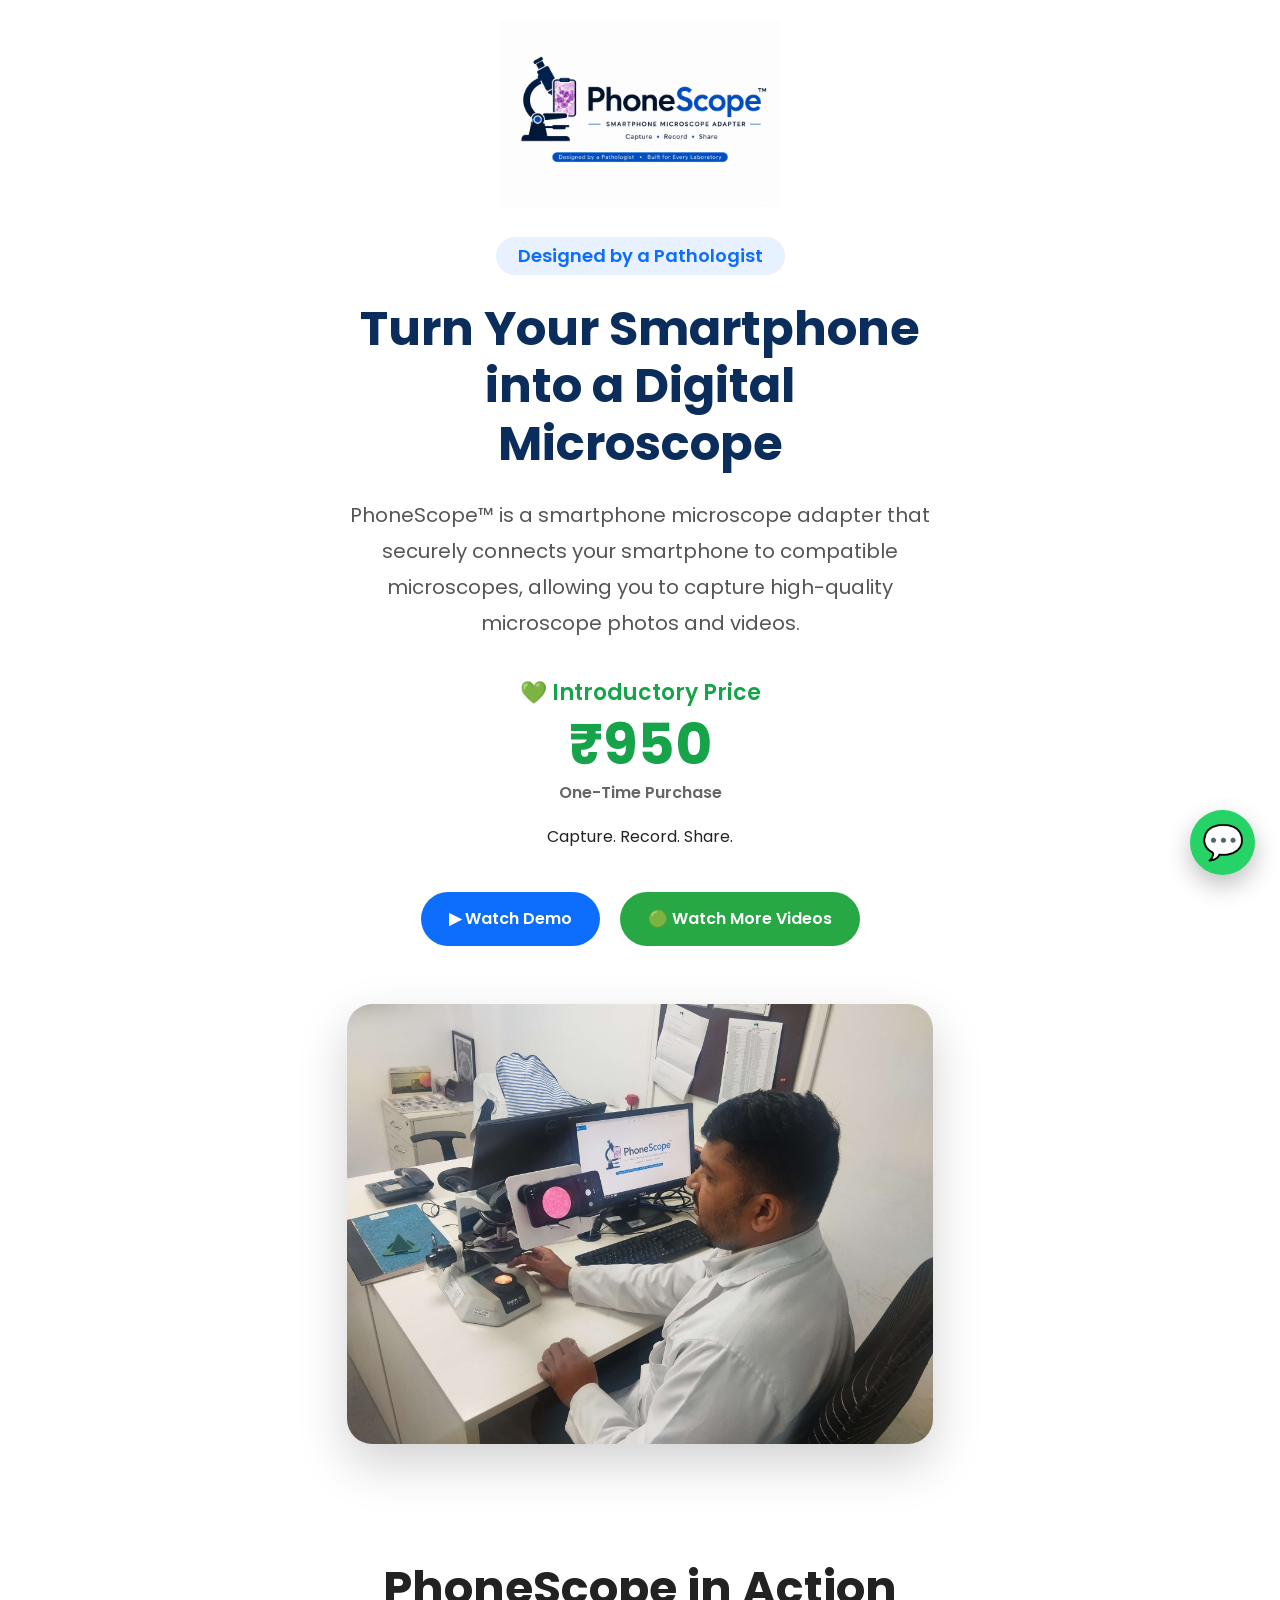
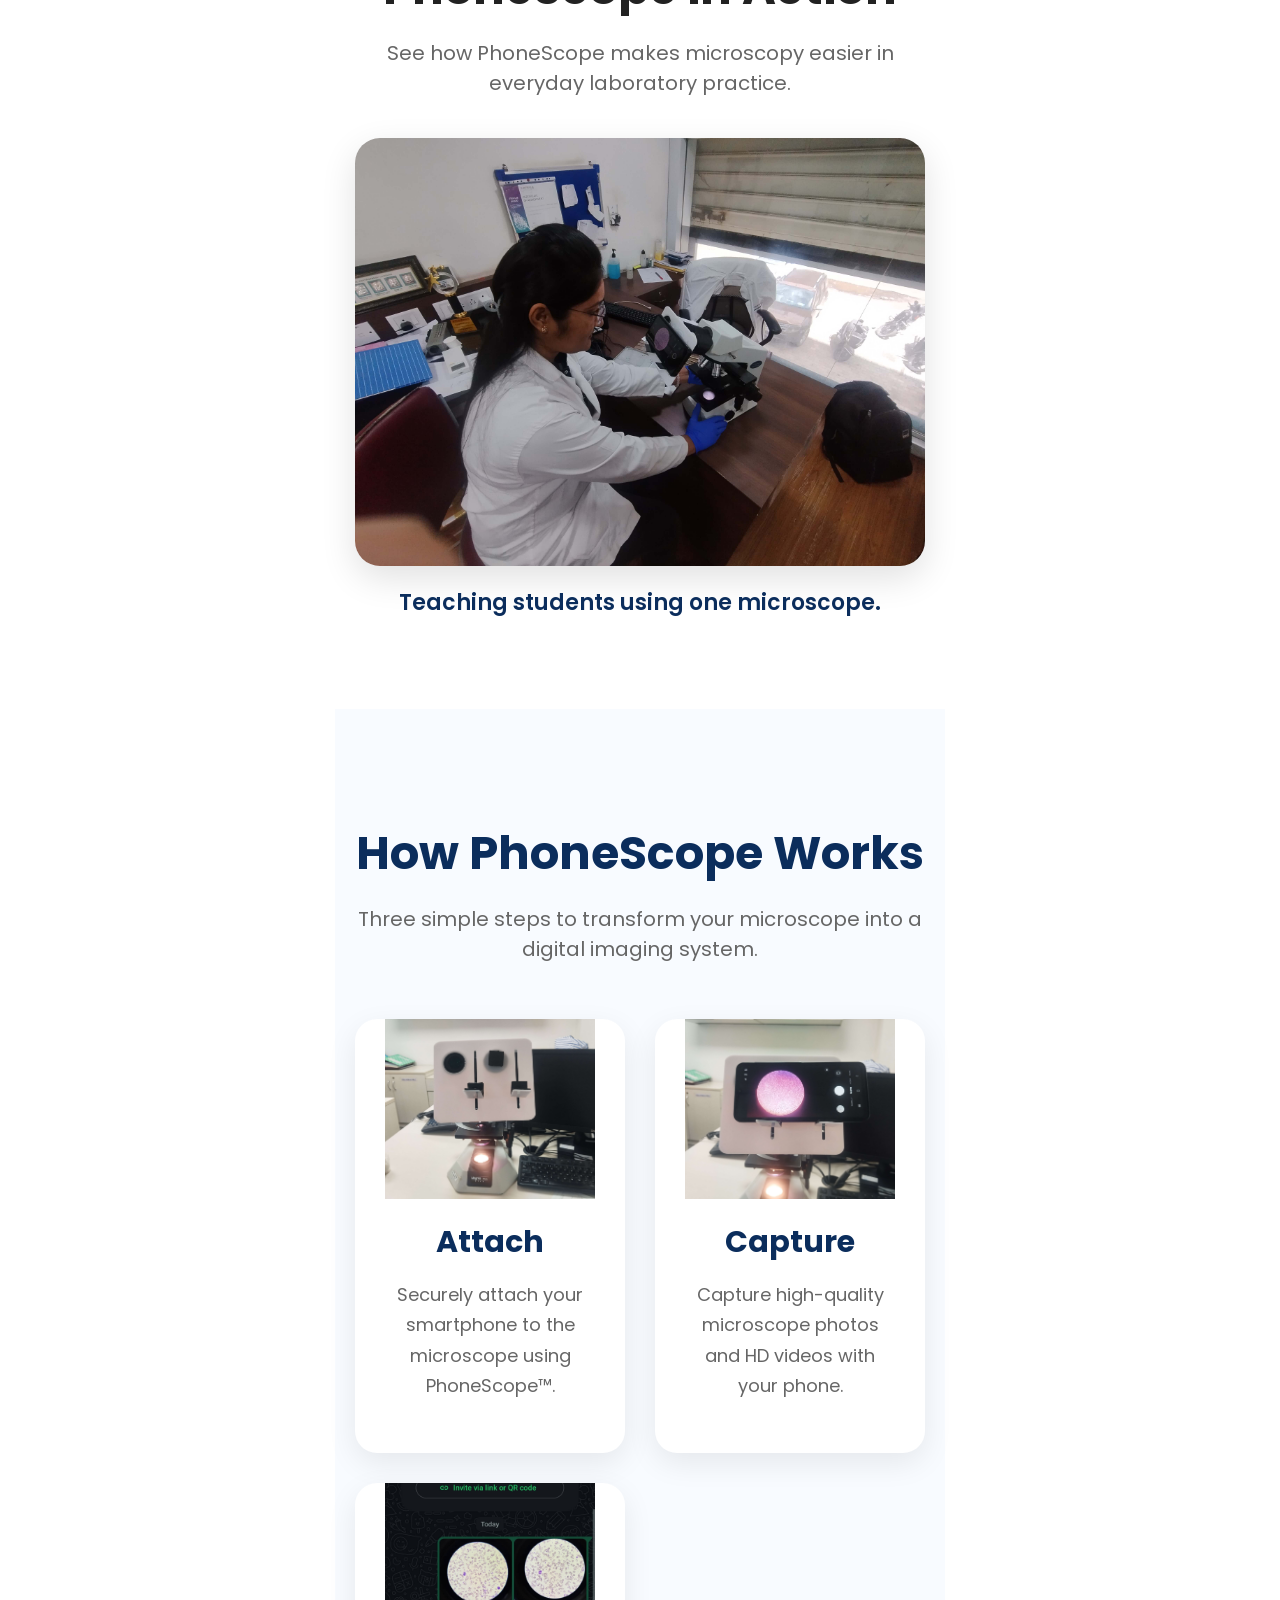
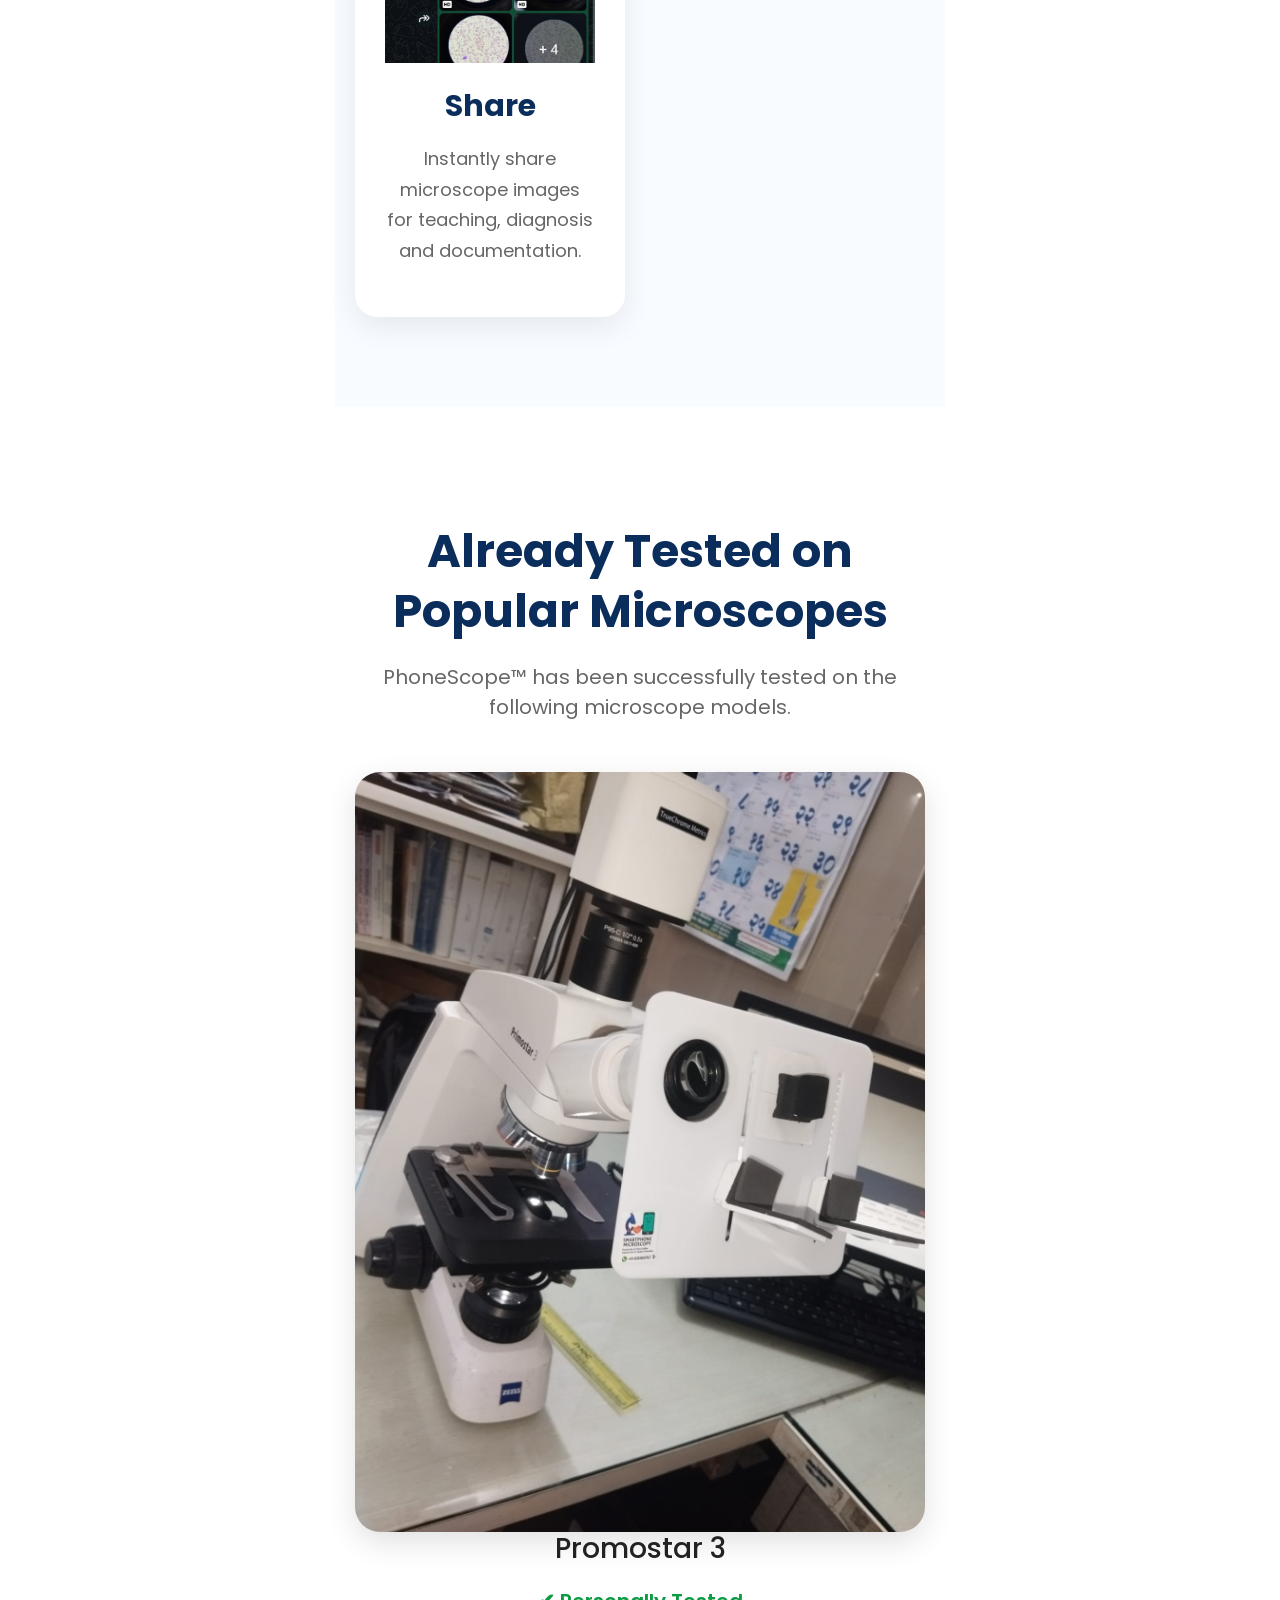
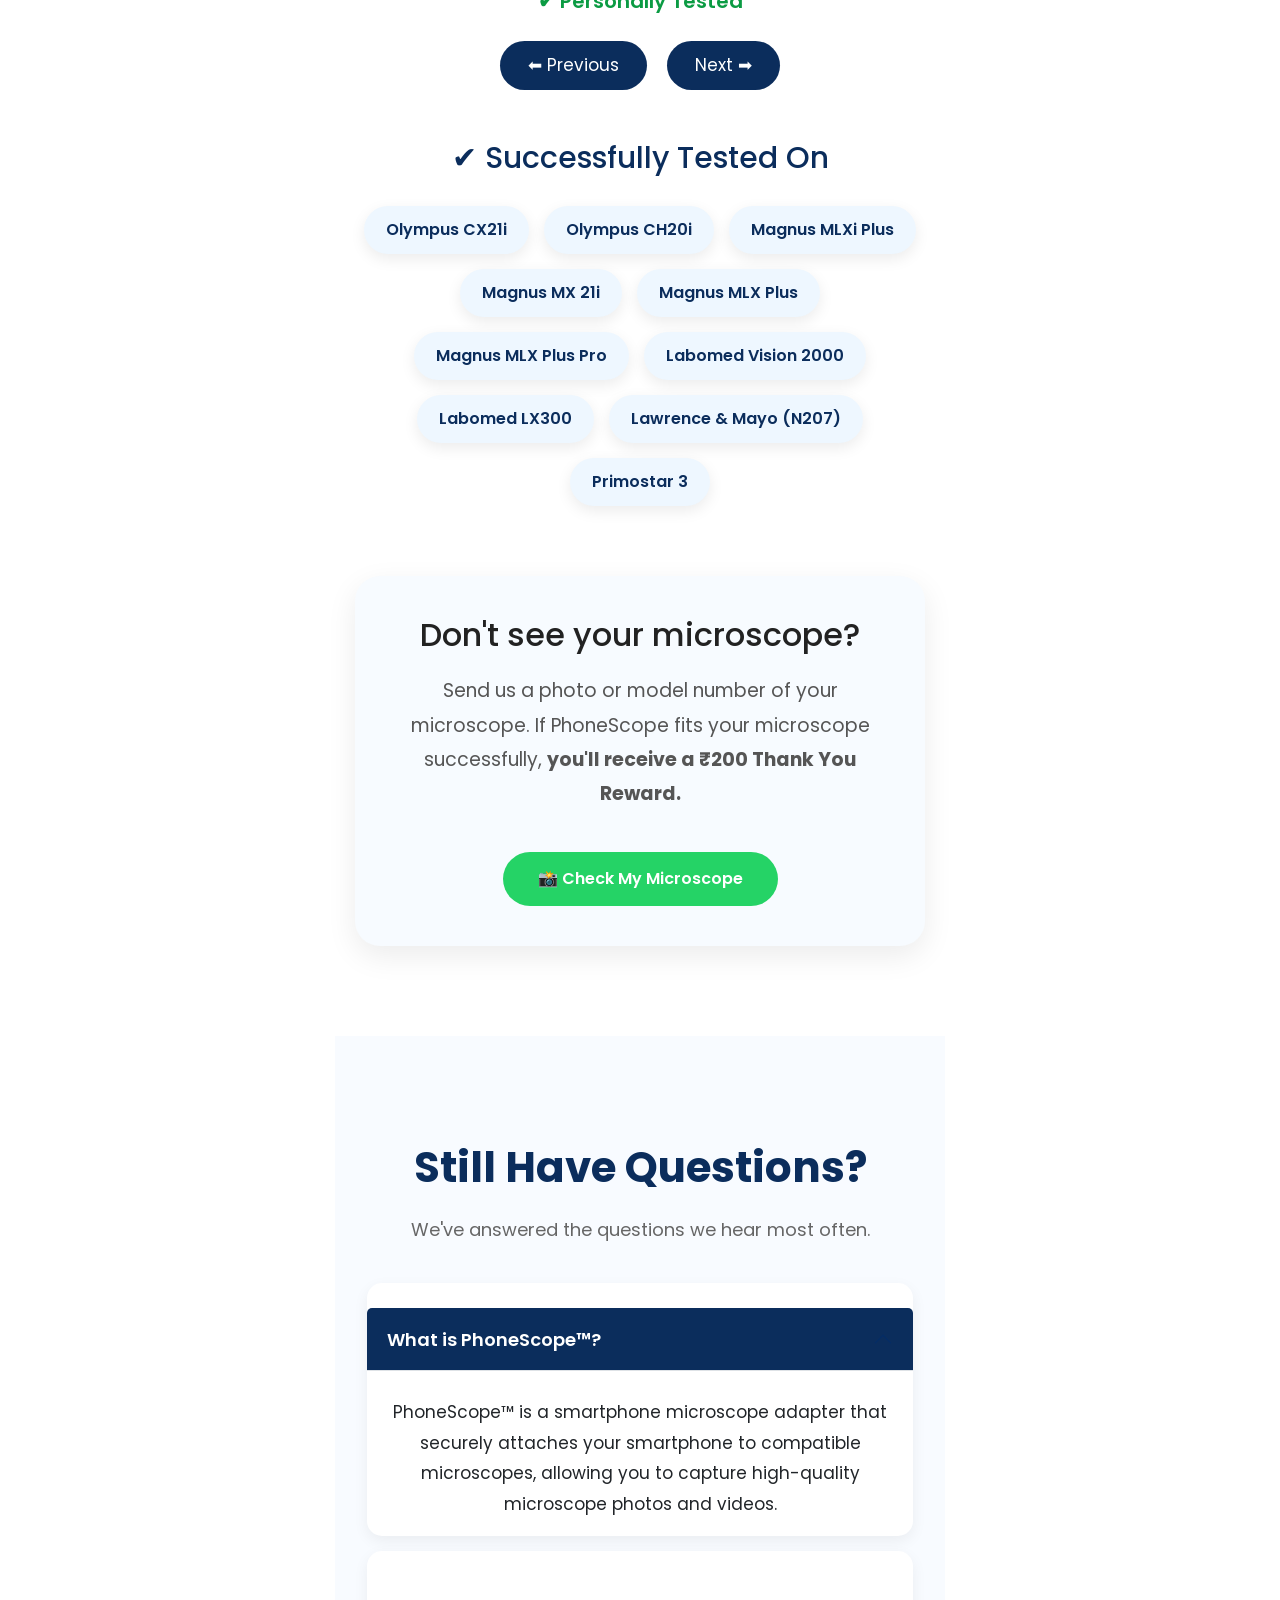
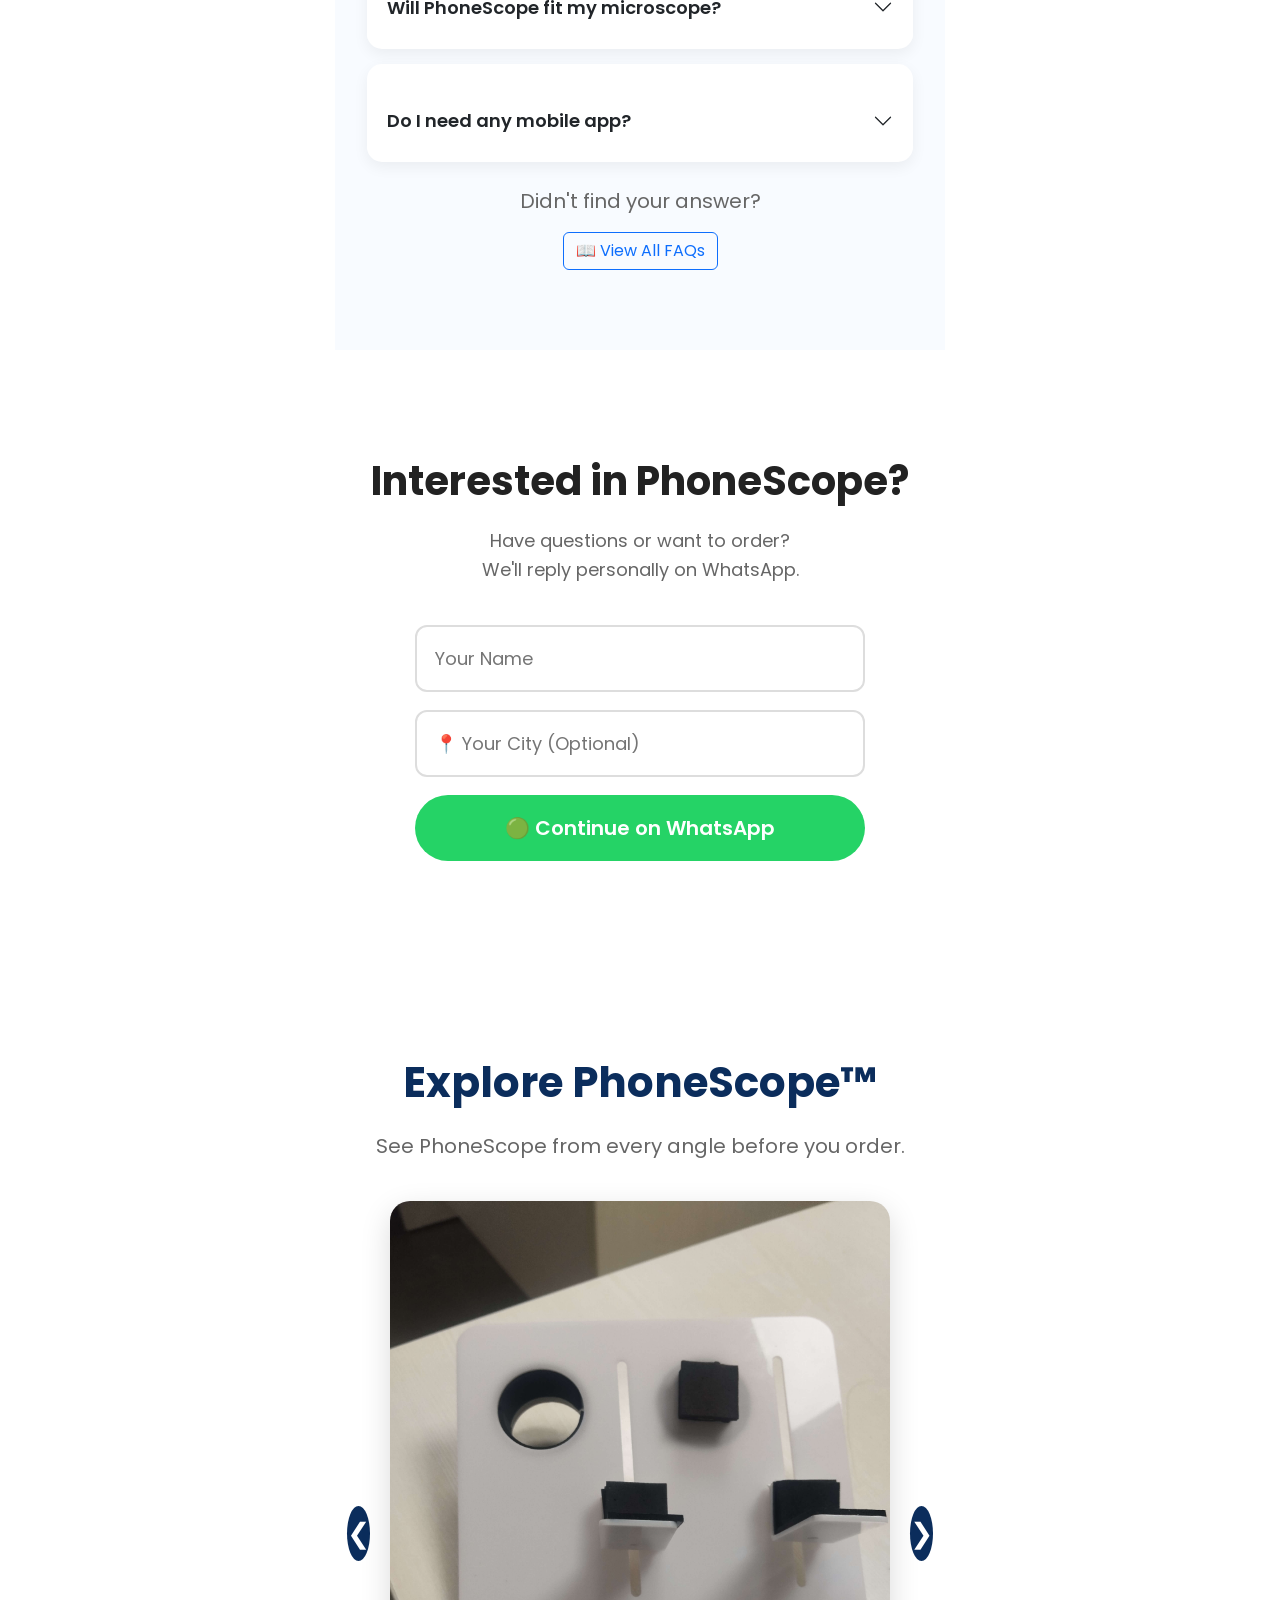
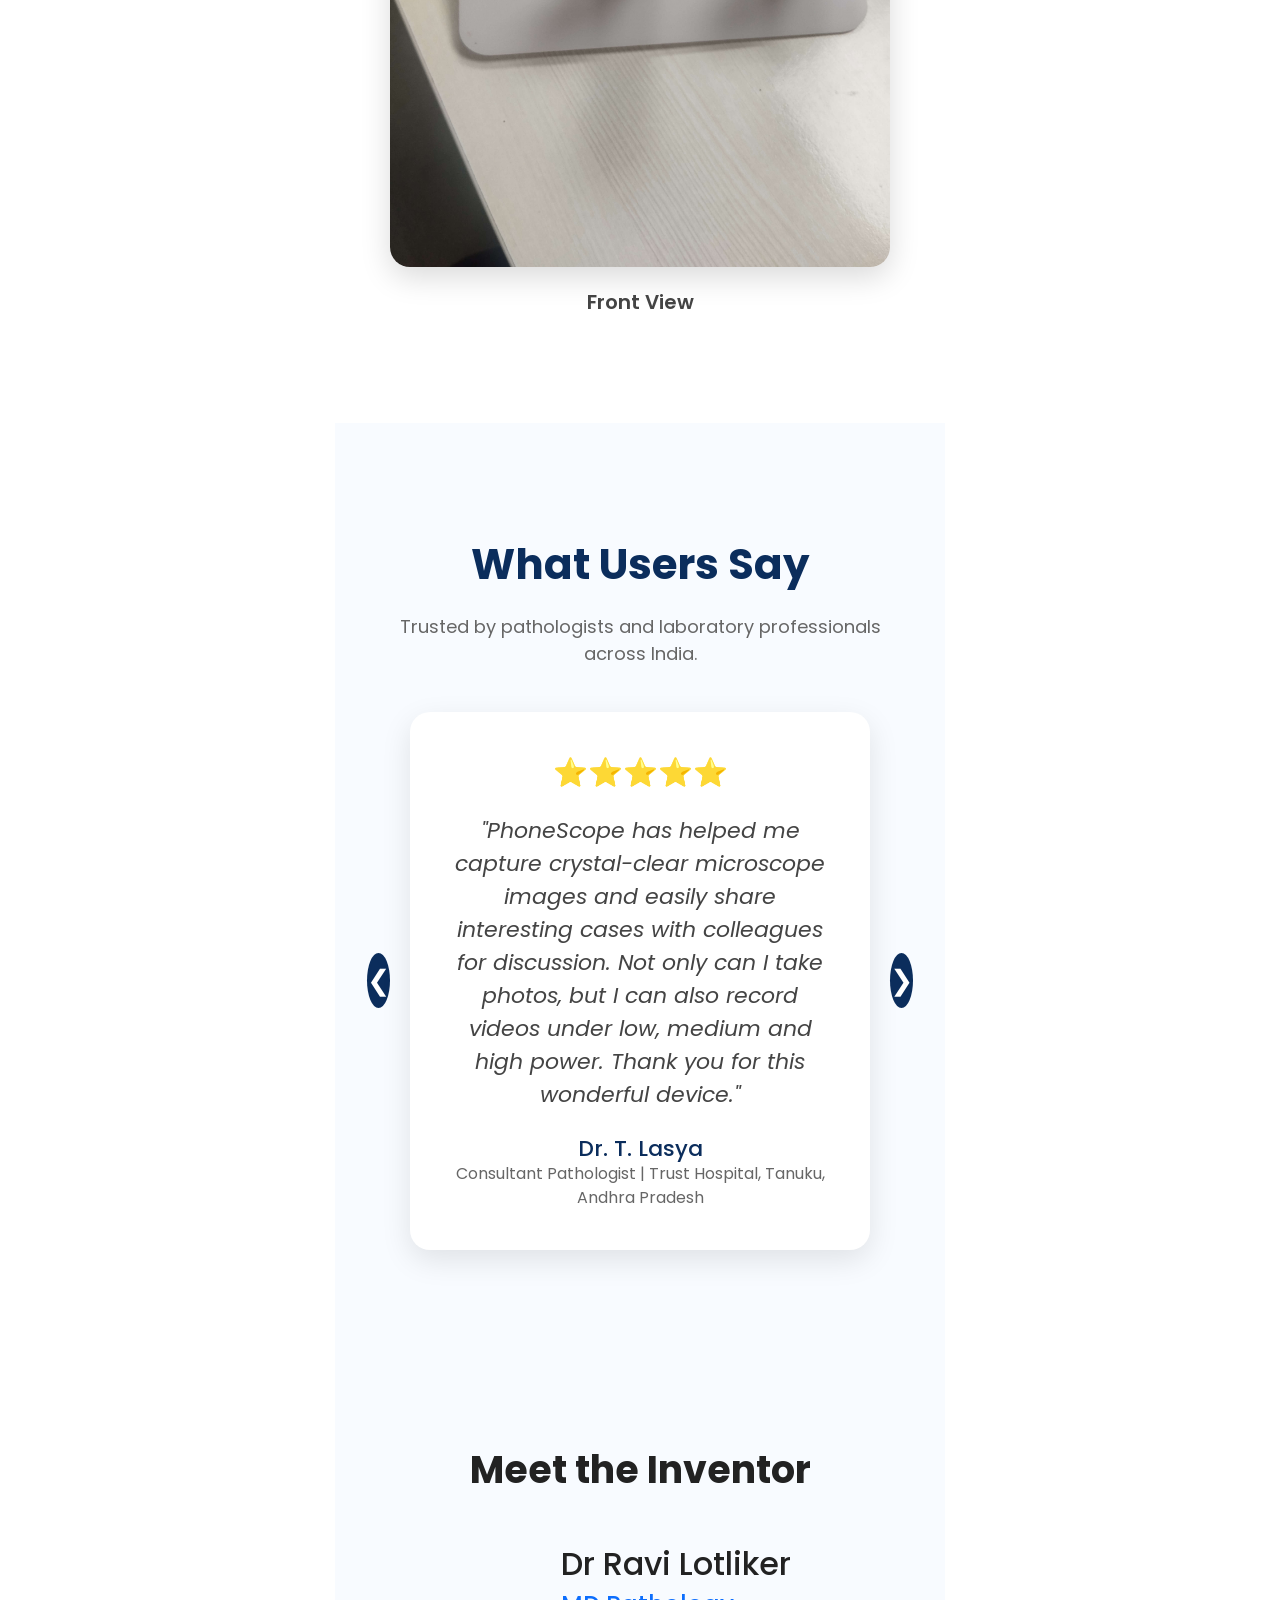
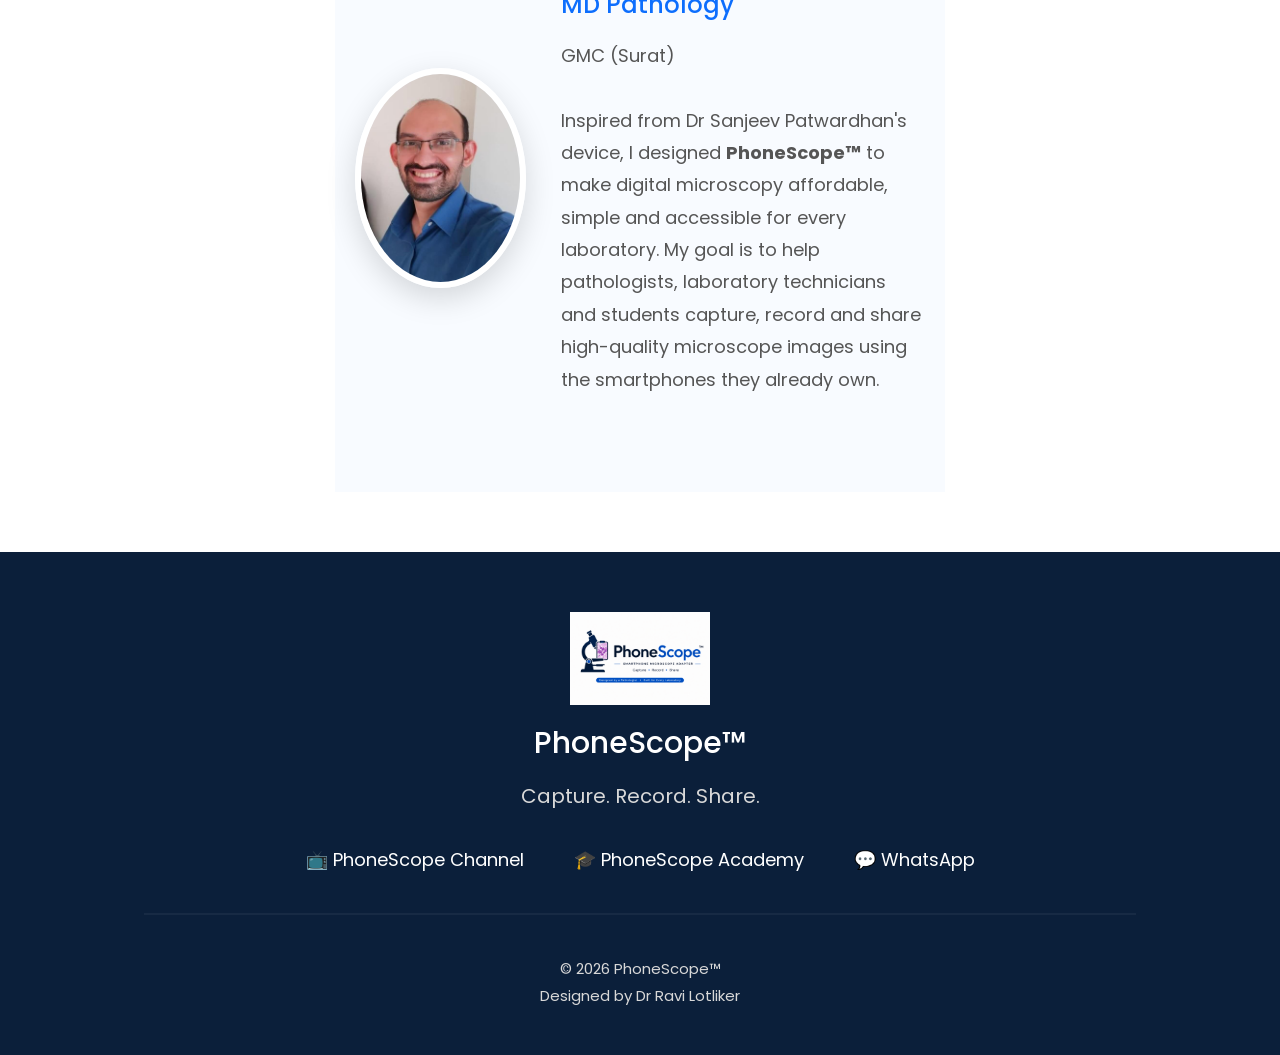
<file: index.html>
<!DOCTYPE html>
<html lang="en">

<head>
<!-- Google tag (gtag.js) -->
<script async src="https://www.googletagmanager.com/gtag/js?id=G-HGDMD94GYM"></script>
<script>
  window.dataLayer = window.dataLayer || [];
  function gtag(){dataLayer.push(arguments);}
  gtag('js', new Date());

  gtag('config', 'G-HGDMD94GYM');
</script>
<meta charset="UTF-8">

<meta name="viewport"
content="width=device-width, initial-scale=1">

<meta name="google-site-verification" content="kf9jgTCFBIenqdVaJujiFyABRaQRAaKSzh8W1eaCcyk" />

<title>PhoneScope™ | Smartphone Microscope Adapter for Pathologists, Labs & Students</title>

<meta name="description" content="PhoneScope™ is a smartphone microscope adapter that lets pathologists, laboratory professionals and students capture high-quality microscope images and videos using compatible smartphones. Introductory Price ₹950.">

<meta name="keywords" content="PhoneScope, smartphone microscope adapter, microscope phone adapter, digital microscope, pathology microscope, laboratory microscope, microscope photography, microscope imaging">

<meta name="author" content="Dr Ravi Lotliker">

<link href="https://cdn.jsdelivr.net/npm/bootstrap@5.3.3/dist/css/bootstrap.min.css" rel="stylesheet">

<link href="https://fonts.googleapis.com/css2?family=Poppins:wght@300;400;500;600;700&display=swap" rel="stylesheet">



<link rel="stylesheet" href="style.css">

</head>

<body>

<section class="hero">

<div class="container">

<img src="images/logo.png"
class="logo">



<div class="badge">

<span id="badgeText">

Designed by a Pathologist

</span>

</div>

<h1 class="hero-title">

Turn Your Smartphone into a Digital Microscope

</h1>

<p class="hero-description">

PhoneScope™ is a smartphone microscope adapter that securely connects your smartphone to compatible microscopes, allowing you to capture high-quality microscope photos and videos.

</p>

<p class="hero-tagline">

    <div class="intro-price">

💚 Introductory Price

<div class="price-amount">

₹950

</div>

<div class="price-small">

One-Time Purchase

</div>

</div>

Capture. Record. Share.

</p>

<div class="buttons">

<a href="https://youtube.com/shorts/4wxMhN9KbE4?si=ApNRLy6VdWOwnzFi"

target="_blank"

class="demo">

▶ Watch Demo

</a>

<a href="https://youtube.com/@smartphonemicroscopy"

target="_blank"

class="order">

🟢 Watch More Videos

</a>

</div>

<img
id="heroImage"
src="images/hero1.jpg"
class="device">

</div>

<section class="action-section">

<h2>PhoneScope in Action</h2>

<p class="action-subtitle">

See how PhoneScope makes microscopy easier in everyday laboratory practice.

</p>

<div class="action-slider">

<img id="actionImage"
src="images/action1.jpg"
alt="PhoneScope in Action">

</div>

<div class="action-caption"
id="actionCaption">

Teaching students using one microscope.

</div>

</section>

<section class="how-it-works">

<h2>How PhoneScope Works</h2>

<p class="how-subtitle">
Three simple steps to transform your microscope into a digital imaging system.
</p>

<div class="how-grid">

<div class="how-card">

<img src="images/attach.jpg" class="how-image">

<h3>Attach</h3>

<p>
Securely attach your smartphone to the microscope using PhoneScope™.
</p>

</div>

<div class="how-card">

<img src="images/capture.jpg" class="how-image">

<h3>Capture</h3>

<p>
Capture high-quality microscope photos and HD videos with your phone.
</p>

</div>

<div class="how-card">

<img src="images/share.jpg" class="how-image">

<h3>Share</h3>

<p>
Instantly share microscope images for teaching, diagnosis and documentation.
</p>

</div>

</div>

</section>



<section class="compatibility">

<h2>Already Tested on Popular Microscopes</h2>

<p class="compatibility-subtitle">

PhoneScope™ has been successfully tested on the following microscope models.

</p>
<div class="compatibility-slider">

<img
id="microscopeImage"
src="images/cx23.jpg"
class="slider-image">

<h3 id="microscopeName">

Olympus CX23

</h3>

<p class="compatible">

✔ Personally Tested

</p>

<div class="slider-buttons">

<button onclick="previousMicroscope()">

⬅ Previous

</button>

<button onclick="nextMicroscope()">

Next ➡

</button>

</div>

</div>



<div class="tested-microscopes">

<h3>✔ Successfully Tested On</h3>

<div class="tested-grid">

<span>Olympus CX21i</span>

<span>Olympus CH20i</span>

<span>Magnus MLXi Plus</span>

<span>Magnus MX 21i</span>

<span>Magnus MLX Plus</span>

<span>Magnus MLX Plus Pro</span>

<span>Labomed Vision 2000</span>

<span>Labomed LX300</span>

<span>Lawrence & Mayo (N207)</span>

<span>Primostar 3</span>

</div>

</div>

<div class="compatibility-box">

<h3>Don't see your microscope?</h3>

<p>

Send us a photo or model number of your microscope.

If PhoneScope fits your microscope successfully,

<b>you'll receive a ₹200 Thank You Reward.</b>

</p>

<a href="https://wa.me/918369697677"

target="_blank"

class="compatibility-btn">

📸 Check My Microscope

</a>

</div>

</section>

<section class="faq">

<div class="container">

<h2>Still Have Questions?</h2>

<p class="faq-subtitle">

We've answered the questions we hear most often.

</p>

<div class="accordion" id="faqAccordion">

<!-- FAQ 1 -->

<div class="accordion-item">

<h2 class="accordion-header">

<button class="accordion-button"

type="button"

data-bs-toggle="collapse"

data-bs-target="#faq1">

What is PhoneScope™?

</button>

</h2>

<div id="faq1"

class="accordion-collapse collapse show"

data-bs-parent="#faqAccordion">

<div class="accordion-body">

PhoneScope™ is a smartphone microscope adapter that securely attaches your smartphone to compatible microscopes, allowing you to capture high-quality microscope photos and videos.

</div>

</div>

</div>

<!-- FAQ 2 -->

<div class="accordion-item">

<h2 class="accordion-header">

<button class="accordion-button collapsed"

type="button"

data-bs-toggle="collapse"

data-bs-target="#faq2">

Will PhoneScope fit my microscope?

</button>

</h2>

<div id="faq2"

class="accordion-collapse collapse"

data-bs-parent="#faqAccordion">

<div class="accordion-body">

PhoneScope has already been tested on multiple microscope models. If your microscope isn't listed, simply send us its model number or photo. If we successfully make it compatible, you'll receive a ₹200 Thank You Reward.

</div>

</div>

</div>

<!-- FAQ 3 -->

<div class="accordion-item">

<h2 class="accordion-header">

<button class="accordion-button collapsed"

type="button"

data-bs-toggle="collapse"

data-bs-target="#faq3">

Do I need any mobile app?

</button>

</h2>

<div id="faq3"

class="accordion-collapse collapse"

data-bs-parent="#faqAccordion">

<div class="accordion-body">

No. PhoneScope works directly with your smartphone's camera. No additional app or software is required.

</div>


</div>

</div>

</div>

<div class="text-center mt-4">

<p>Didn't find your answer?</p>

<a href="faq.html"

class="btn btn-outline-primary">

📖 View All FAQs

</a>

</div>



</section>



<section class="order-section">

<h2>Interested in PhoneScope?</h2>

<p>
Have questions or want to order?<br>
We'll reply personally on WhatsApp.
</p>

<div class="order-box">

<input
type="text"
id="customerName"
placeholder="Your Name">

<input
id="customerCity"
type="text"
placeholder="📍 Your City (Optional)">

<button onclick="sendWhatsApp()">

🟢 Continue on WhatsApp

</button>

</div>

</section>
<section class="product-gallery">

<h2>Explore PhoneScope™</h2>

<p class="gallery-subtitle">

See PhoneScope from every angle before you order.

</p>

<div class="product-slider">

<button class="gallery-arrow" onclick="previousProduct()">❮</button>

<img
id="productImage"
src="images/device1.jpg"
class="product-image">

<button class="gallery-arrow" onclick="nextProduct()">❯</button>

</div>

<p id="productCaption" class="product-caption">

Front View

</p>

</section>


<section class="reviews">

<div class="container">

<h2>What Users Say</h2>

<p class="reviews-subtitle">

Trusted by pathologists and laboratory professionals across India.

</p>

<div class="review-slider">

<button
class="review-arrow"
onclick="previousReview()">

❮

</button>

<div class="review-card">

<div class="stars">

⭐⭐⭐⭐⭐

</div>

<p id="reviewText">

"PhoneScope has made microscope photography much easier."

</p>

<h4 id="reviewName">

Dr ABC

</h4>

<span id="reviewDesignation">

Consultant Pathologist

</span>

</div>

<button
class="review-arrow"
onclick="nextReview()">

❯

</button>

</div>

</div>

</section>

<section class="inventor">

<h2>Meet the Inventor</h2>

<div class="inventor-box">

<img src="images/ravi.jpg" class="inventor-photo">

<div class="inventor-text">

<h3>Dr Ravi Lotliker</h3>

<h4>MD Pathology</h4>

<p>

GMC (Surat)<br><br>

 Inspired from Dr Sanjeev Patwardhan's device, I designed <strong>PhoneScope™</strong> to make digital microscopy affordable, simple and accessible for every laboratory. 
 My goal is to help pathologists, laboratory technicians and students capture, record and share high-quality microscope images using the smartphones they already own.

</p>

</div>

</div>

</section>
</section>
<a href="https://wa.me/918369697677"

class="whatsapp-float"

target="_blank"

title="Chat on WhatsApp">

💬

</a>
<footer class="footer">

<div class="footer-logo">

<img src="images/logo.png" class="footer-logo-img">

<h3>PhoneScope™</h3>

<p>Capture. Record. Share.</p>

</div>

<div class="footer-links">

<a href="https://youtube.com/@smartphonemicroscopy"
target="_blank">

📺 PhoneScope Channel

</a>

<a href="https://youtube.com/@labtechnician_pathology"
target="_blank">

🎓 PhoneScope Academy

</a>

<a href="https://wa.me/918369697677"
target="_blank">

💬 WhatsApp

</a>

</div>

<hr>

<p class="copyright">

© 2026 PhoneScope™<br>

Designed by Dr Ravi Lotliker

</p>

</footer>

<script src="https://cdn.jsdelivr.net/npm/bootstrap@5.3.3/dist/js/bootstrap.bundle.min.js"></script>
<script src="script.js"></script>
</body>

</html>
</file>
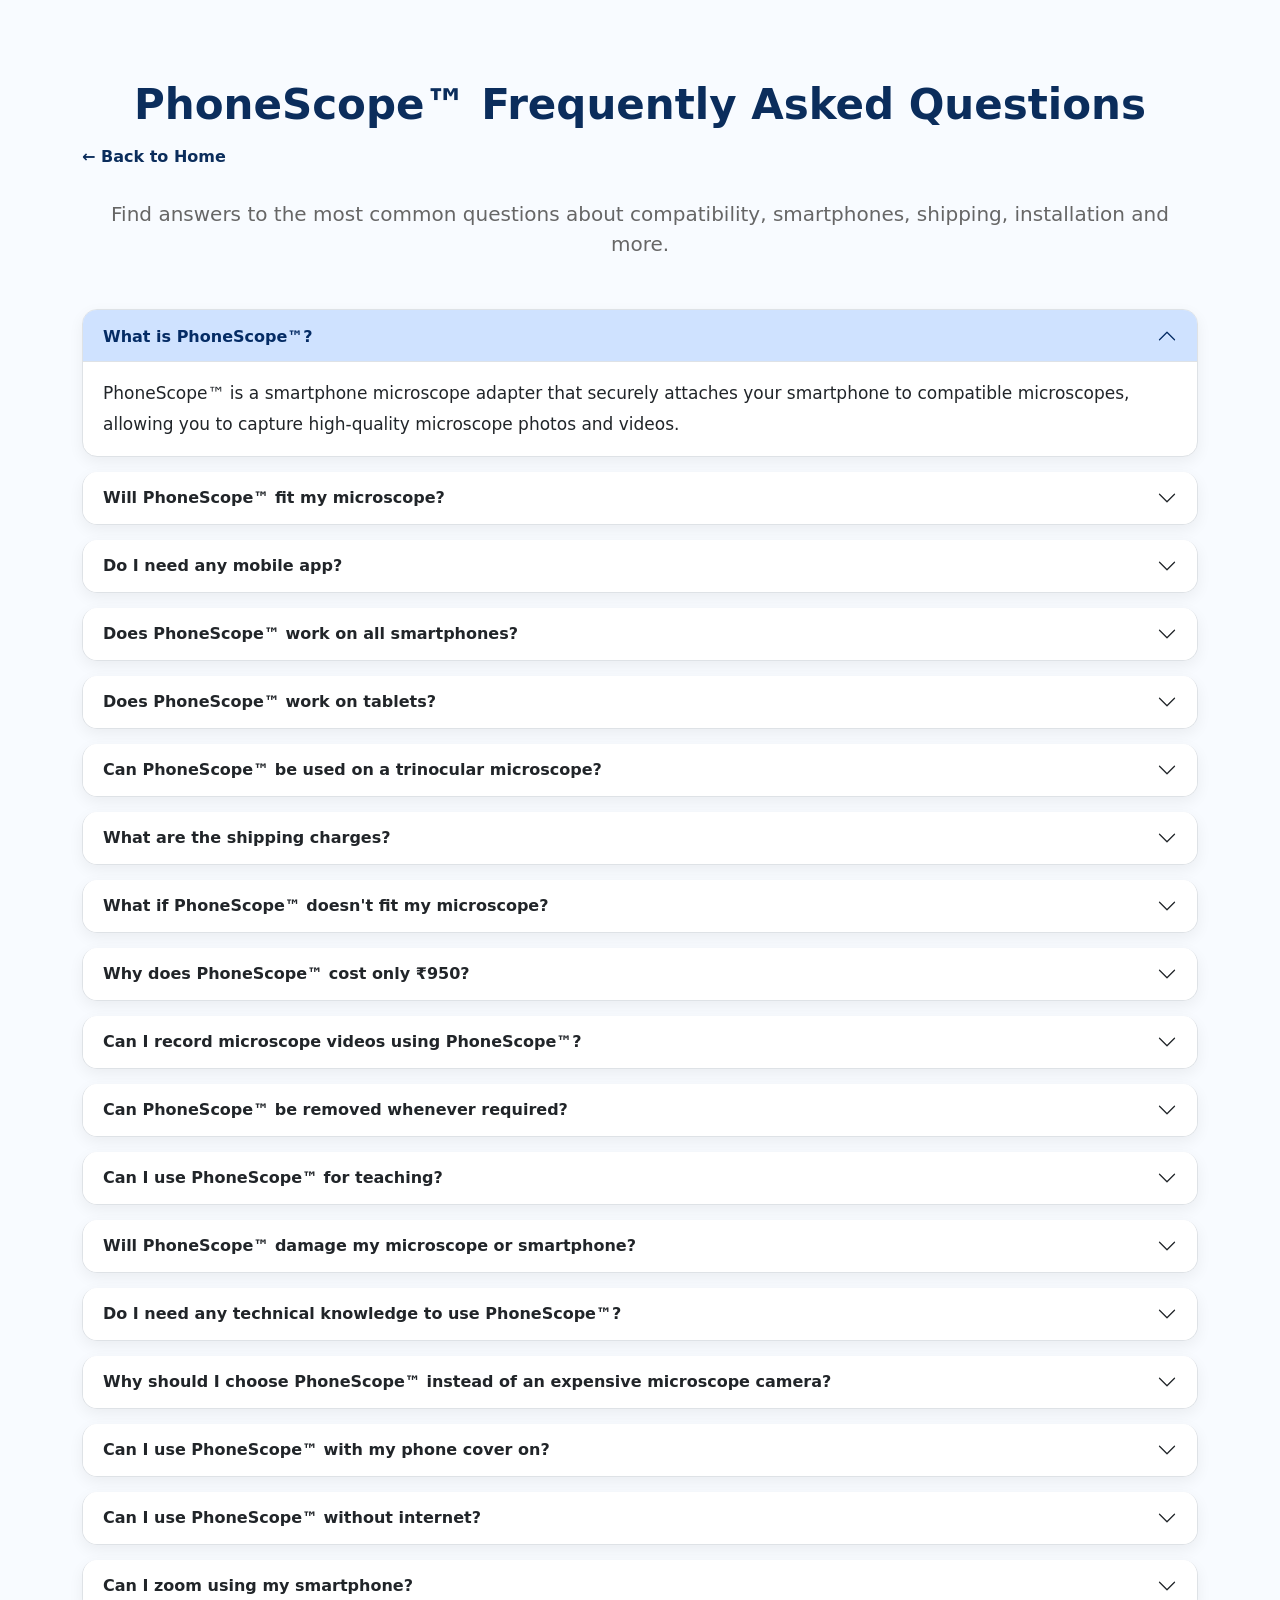
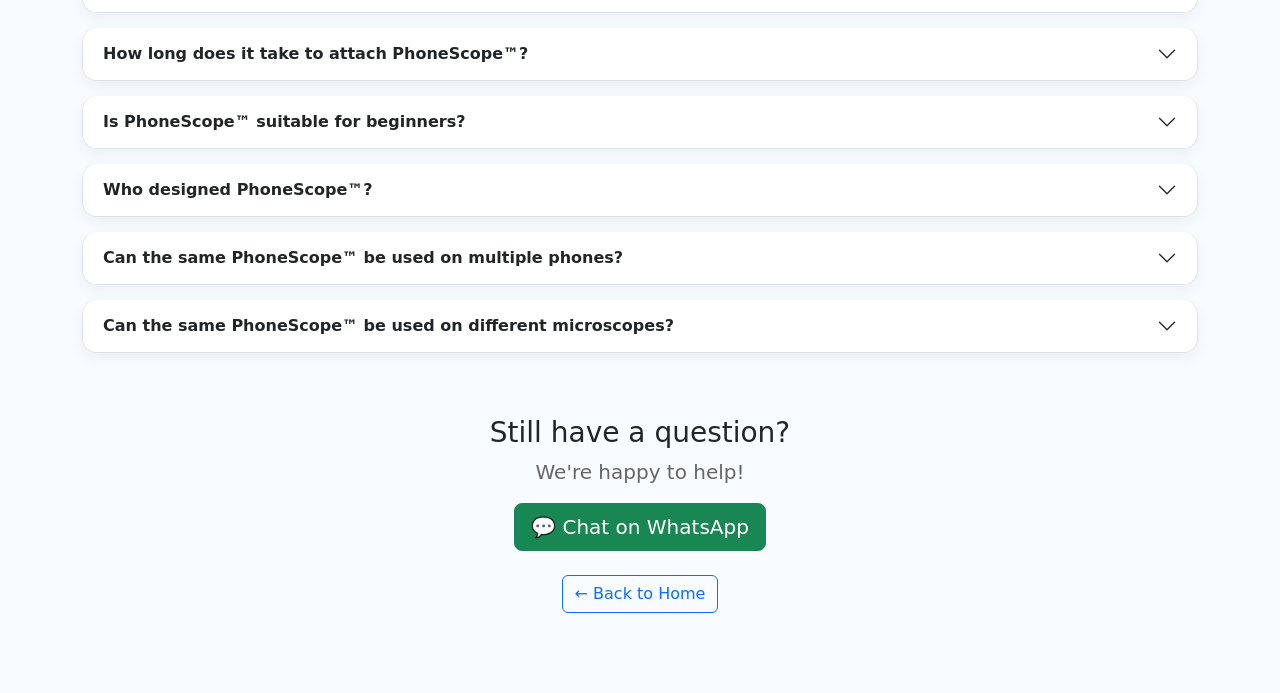
<file: faq.html>
<!DOCTYPE html>

<html lang="en">

<head>
    <!-- Google tag (gtag.js) -->
<script async src="https://www.googletagmanager.com/gtag/js?id=G-HGDMD94GYM"></script>
<script>
  window.dataLayer = window.dataLayer || [];
  function gtag(){dataLayer.push(arguments);}
  gtag('js', new Date());

  gtag('config', 'G-HGDMD94GYM');
</script>

<meta charset="UTF-8">

<meta name="viewport" content="width=device-width, initial-scale=1.0">

<title>PhoneScope™ FAQs</title>

<link rel="stylesheet" href="style.css">

<link
href="https://cdn.jsdelivr.net/npm/bootstrap@5.3.3/dist/css/bootstrap.min.css"
rel="stylesheet">

</head>

<body>
    <section class="faq-page">

<div class="container">

<h1>PhoneScope™ Frequently Asked Questions</h1>

<a href="index.html" class="back-home">

← Back to Home

</a>

<p class="faq-page-subtitle">

Find answers to the most common questions about compatibility, smartphones, shipping, installation and more.

</p>

<div class="accordion" id="faqAccordion">
    <!-- FAQ 1 -->

<div class="accordion-item">

<h2 class="accordion-header">

<button
class="accordion-button"

type="button"

data-bs-toggle="collapse"

data-bs-target="#faq1">

What is PhoneScope™?

</button>

</h2>

<div
id="faq1"

class="accordion-collapse collapse show"

data-bs-parent="#faqAccordion">

<div class="accordion-body">

PhoneScope™ is a smartphone microscope adapter that securely attaches your smartphone to compatible microscopes, allowing you to capture high-quality microscope photos and videos.

</div>

</div>

</div>
<!-- FAQ 2 -->

<div class="accordion-item">

<h2 class="accordion-header">

<button
class="accordion-button collapsed"

type="button"

data-bs-toggle="collapse"

data-bs-target="#faq2">

Will PhoneScope™ fit my microscope?

</button>

</h2>

<div
id="faq2"

class="accordion-collapse collapse"

data-bs-parent="#faqAccordion">

<div class="accordion-body">

PhoneScope™ has been successfully tested on many popular microscope models. If your microscope is not listed, simply send us its model number or a photo on WhatsApp. We'll check compatibility and guide you further.

</div>

</div>

</div>
<!-- FAQ 3 -->

<div class="accordion-item">

<h2 class="accordion-header">

<button
class="accordion-button collapsed"

type="button"

data-bs-toggle="collapse"

data-bs-target="#faq3">

Do I need any mobile app?

</button>

</h2>

<div
id="faq3"

class="accordion-collapse collapse"

data-bs-parent="#faqAccordion">

<div class="accordion-body">

No. PhoneScope™ works directly with your smartphone's camera. No additional app or software is required.

</div>

</div>

</div>

<!-- FAQ 4 -->

<div class="accordion-item">

<h2 class="accordion-header">

<button class="accordion-button collapsed"
type="button"
data-bs-toggle="collapse"
data-bs-target="#faq4">

Does PhoneScope™ work on all smartphones?

</button>

</h2>

<div id="faq4"
class="accordion-collapse collapse"
data-bs-parent="#faqAccordion">

<div class="accordion-body">

Yes. PhoneScope™ is compatible with most Android smartphones and iPhones.

</div>

</div>

</div>

<!-- FAQ 5 -->

<div class="accordion-item">

<h2 class="accordion-header">

<button class="accordion-button collapsed"
type="button"
data-bs-toggle="collapse"
data-bs-target="#faq5">

Does PhoneScope™ work on tablets?

</button>

</h2>

<div id="faq5"
class="accordion-collapse collapse"
data-bs-parent="#faqAccordion">

<div class="accordion-body">

Yes. PhoneScope™ can also be used with tablets, provided the camera can be properly aligned with the microscope eyepiece.

</div>

</div>

</div>

<!-- FAQ 6 -->

<div class="accordion-item">

<h2 class="accordion-header">

<button class="accordion-button collapsed"
type="button"
data-bs-toggle="collapse"
data-bs-target="#faq6">

Can PhoneScope™ be used on a trinocular microscope?

</button>

</h2>

<div id="faq6"
class="accordion-collapse collapse"
data-bs-parent="#faqAccordion">

<div class="accordion-body">

No. PhoneScope™ is designed for compatible binocular microscopes. If you're unsure about your microscope model, contact us on WhatsApp before ordering.

</div>

</div>

</div>

<!-- FAQ 7 -->

<div class="accordion-item">

<h2 class="accordion-header">

<button class="accordion-button collapsed"
type="button"
data-bs-toggle="collapse"
data-bs-target="#faq7">

What are the shipping charges?

</button>

</h2>

<div id="faq7"
class="accordion-collapse collapse"
data-bs-parent="#faqAccordion">

<div class="accordion-body">

Shipping charges depend on your location. Usually:
<br><br>

• Maharashtra: ₹70–₹100<br>
• Gujarat: ₹100<br>
• Outside Maharashtra/Gujarat: ₹150–₹180

</div>

</div>

</div>

<!-- FAQ 8 -->

<div class="accordion-item">

<h2 class="accordion-header">

<button class="accordion-button collapsed"
type="button"
data-bs-toggle="collapse"
data-bs-target="#faq8">

What if PhoneScope™ doesn't fit my microscope?

</button>

</h2>

<div id="faq8"
class="accordion-collapse collapse"
data-bs-parent="#faqAccordion">

<div class="accordion-body">

Don't worry. Simply contact us on WhatsApp with your microscope model or a photo. We'll check compatibility and guide you further.

</div>

</div>

</div>

<!-- FAQ 9 -->

<div class="accordion-item">

<h2 class="accordion-header">

<button class="accordion-button collapsed"
type="button"
data-bs-toggle="collapse"
data-bs-target="#faq9">

Why does PhoneScope™ cost only ₹950?

</button>

</h2>

<div id="faq9"
class="accordion-collapse collapse"
data-bs-parent="#faqAccordion">

<div class="accordion-body">

Our goal is to make digital microscopy affordable for every laboratory, pathologist and student without compromising quality.

</div>

</div>

</div>

<!-- FAQ 10 -->

<div class="accordion-item">

<h2 class="accordion-header">

<button class="accordion-button collapsed"
type="button"
data-bs-toggle="collapse"
data-bs-target="#faq10">

Can I record microscope videos using PhoneScope™?

</button>

</h2>

<div id="faq10"
class="accordion-collapse collapse"
data-bs-parent="#faqAccordion">

<div class="accordion-body">

Yes. PhoneScope™ allows you to capture both high-quality microscope photos and HD videos using your smartphone's built-in camera.

</div>

</div>

</div>

<!-- FAQ 11 -->

<div class="accordion-item">

<h2 class="accordion-header">

<button class="accordion-button collapsed"
type="button"
data-bs-toggle="collapse"
data-bs-target="#faq11">

Can PhoneScope™ be removed whenever required?

</button>

</h2>

<div id="faq11"
class="accordion-collapse collapse"
data-bs-parent="#faqAccordion">

<div class="accordion-body">

Yes. PhoneScope™ can be attached and removed within seconds without making any permanent changes to your microscope. You can continue using your microscope normally whenever required.

</div>

</div>

</div>

<!-- FAQ 12 -->

<div class="accordion-item">

<h2 class="accordion-header">

<button class="accordion-button collapsed"
type="button"
data-bs-toggle="collapse"
data-bs-target="#faq12">

Can I use PhoneScope™ for teaching?

</button>

</h2>

<div id="faq12"
class="accordion-collapse collapse"
data-bs-parent="#faqAccordion">

<div class="accordion-body">

Yes. PhoneScope™ is ideal for teaching students, conducting demonstrations and sharing microscope images during lectures, seminars and practical sessions.

</div>

</div>

</div>

<!-- FAQ 13 -->

<div class="accordion-item">

<h2 class="accordion-header">

<button class="accordion-button collapsed"
type="button"
data-bs-toggle="collapse"
data-bs-target="#faq13">

Will PhoneScope™ damage my microscope or smartphone?

</button>

</h2>

<div id="faq13"
class="accordion-collapse collapse"
data-bs-parent="#faqAccordion">

<div class="accordion-body">

No. PhoneScope™ is designed to hold your smartphone securely without damaging your microscope or smartphone when used correctly.

</div>

</div>

</div>

<!-- FAQ 14 -->

<div class="accordion-item">

<h2 class="accordion-header">

<button class="accordion-button collapsed"
type="button"
data-bs-toggle="collapse"
data-bs-target="#faq14">

Do I need any technical knowledge to use PhoneScope™?

</button>

</h2>

<div id="faq14"
class="accordion-collapse collapse"
data-bs-parent="#faqAccordion">

<div class="accordion-body">

No. PhoneScope™ is easy to set up and can be used by pathologists, laboratory technicians and students without any special training. We also provide step-by-step "How to Use" videos along with the device.

</div>

</div>

</div>

<!-- FAQ 15 -->

<div class="accordion-item">

<h2 class="accordion-header">

<button class="accordion-button collapsed"
type="button"
data-bs-toggle="collapse"
data-bs-target="#faq15">

Why should I choose PhoneScope™ instead of an expensive microscope camera?

</button>

</h2>

<div id="faq15"
class="accordion-collapse collapse"
data-bs-parent="#faqAccordion">

<div class="accordion-body">

PhoneScope™ lets you capture excellent microscope photos and videos using the smartphone you already own. It is portable, simple to use and much more affordable than dedicated microscope cameras, making it an excellent choice for routine laboratory work, teaching and documentation.

</div>

</div>

</div>

<!-- FAQ 16 -->

<div class="accordion-item">

<h2 class="accordion-header">

<button class="accordion-button collapsed"
type="button"
data-bs-toggle="collapse"
data-bs-target="#faq16">

Can I use PhoneScope™ with my phone cover on?

</button>

</h2>

<div id="faq16"
class="accordion-collapse collapse"
data-bs-parent="#faqAccordion">

<div class="accordion-body">

Yes. You do not need to remove your phone cover. Just make sure the phone cover has a flat surface for proper alignment.

</div>

</div>

</div>

<!-- FAQ 17 -->

<div class="accordion-item">

<h2 class="accordion-header">

<button class="accordion-button collapsed"
type="button"
data-bs-toggle="collapse"
data-bs-target="#faq17">

Can I use PhoneScope™ without internet?

</button>

</h2>

<div id="faq17"
class="accordion-collapse collapse"
data-bs-parent="#faqAccordion">

<div class="accordion-body">

Yes. PhoneScope™ works completely offline. Internet is only required if you wish to share your images or videos online.

</div>

</div>

</div>
<!-- FAQ 18 -->

<div class="accordion-item">

<h2 class="accordion-header">

<button class="accordion-button collapsed"
type="button"
data-bs-toggle="collapse"
data-bs-target="#faq18">

Can I zoom using my smartphone?

</button>

</h2>

<div id="faq18"
class="accordion-collapse collapse"
data-bs-parent="#faqAccordion">

<div class="accordion-body">

Yes. You can use your smartphone's zoom features while capturing images or videos, depending on your phone model.

</div>

</div>

</div>

<!-- FAQ 19 -->

<div class="accordion-item">

<h2 class="accordion-header">

<button class="accordion-button collapsed"
type="button"
data-bs-toggle="collapse"
data-bs-target="#faq19">

How long does it take to attach PhoneScope™?

</button>

</h2>

<div id="faq19"
class="accordion-collapse collapse"
data-bs-parent="#faqAccordion">

<div class="accordion-body">

After a little practice, PhoneScope™ can be attached in less than a minute.

</div>

</div>

</div>

<!-- FAQ 20 -->

<div class="accordion-item">

<h2 class="accordion-header">

<button class="accordion-button collapsed"
type="button"
data-bs-toggle="collapse"
data-bs-target="#faq20">

Is PhoneScope™ suitable for beginners?

</button>

</h2>

<div id="faq20"
class="accordion-collapse collapse"
data-bs-parent="#faqAccordion">

<div class="accordion-body">

Yes. PhoneScope™ is designed for pathologists, laboratory technicians, students and anyone interested in digital microscopy.

</div>

</div>

</div>

<!-- FAQ 21 -->

<div class="accordion-item">

<h2 class="accordion-header">

<button class="accordion-button collapsed"
type="button"
data-bs-toggle="collapse"
data-bs-target="#faq21">

Who designed PhoneScope™?

</button>

</h2>

<div id="faq21"
class="accordion-collapse collapse"
data-bs-parent="#faqAccordion">

<div class="accordion-body">

PhoneScope™ was designed by <strong>Dr Ravi Lotliker (MD Pathology)</strong> after identifying the need for a simple, affordable and reliable way to capture microscope images using a smartphone. It was inspired by Dr Sanjeev Patwardhan's device and further developed into PhoneScope™ for routine laboratory use.

</div>

</div>

</div>

<!-- FAQ 22 -->

<div class="accordion-item">

<h2 class="accordion-header">

<button class="accordion-button collapsed"
type="button"
data-bs-toggle="collapse"
data-bs-target="#faq22">

Can the same PhoneScope™ be used on multiple phones?

</button>

</h2>

<div id="faq22"
class="accordion-collapse collapse"
data-bs-parent="#faqAccordion">

<div class="accordion-body">

Yes. Absolutely. The same PhoneScope™ can be used with multiple smartphones.

</div>

</div>

</div>

<!-- FAQ 23 -->

<div class="accordion-item">

<h2 class="accordion-header">

<button class="accordion-button collapsed"
type="button"
data-bs-toggle="collapse"
data-bs-target="#faq23">

Can the same PhoneScope™ be used on different microscopes?

</button>

</h2>

<div id="faq23"
class="accordion-collapse collapse"
data-bs-parent="#faqAccordion">

<div class="accordion-body">

It depends. The settings may vary from microscope to microscope. We recommend one PhoneScope™ for each microscope for the best experience. If you plan to use it on another microscope, simply contact us on WhatsApp and we'll be happy to guide you.

</div>

</div>

</div>

<br><br>

<div class="text-center">

<h3>Still have a question?</h3>

<p>We're happy to help!</p>

<a href="https://wa.me/918369697677"

target="_blank"

class="btn btn-success btn-lg">

💬 Chat on WhatsApp

</a>

<br><br>

<a href="index.html"

class="btn btn-outline-primary">

← Back to Home

</a>

</div>

</div>

</div>

</section>

<script src="https://cdn.jsdelivr.net/npm/bootstrap@5.3.3/dist/js/bootstrap.bundle.min.js"></script>

</body>

</html>

</div>

</div>

</section>

<script src="https://cdn.jsdelivr.net/npm/bootstrap@5.3.3/dist/js/bootstrap.bundle.min.js"></script>

</body>

</html>
</file>
<file: style.css>
*{

margin:0;

padding:0;

box-sizing:border-box;

}

body{

font-family:'Poppins',sans-serif;

background:white;

color:#222;

}

.hero{

padding:20px 20px 60px;

text-align:center;

}

.logo{

width:280px;

max-width:90%;

margin:auto;

display:block;

margin-bottom:20px;

}

h1{

font-size:58px;

margin-top:10px;

font-weight:700;

}

h5{

color:#0d6efd;

margin-top:10px;

font-weight:500;

}

h2{

margin-top:25px;

font-size:32px;

line-height:1.3;

}

p{

margin-top:20px;

font-size:20px;

color:#666;

}

.buttons{

margin-top:35px;

}

.demo{

display:inline-block;

background:#0d6efd;

color:white;

padding:15px 28px;

border-radius:50px;

text-decoration:none;

font-weight:600;

margin:8px;

}

.order{

display:inline-block;

background:#28a745;

color:white;

padding:15px 28px;

border-radius:50px;

text-decoration:none;

font-weight:600;

margin:8px;

}

.device{
    width:100%;
    max-width:900px;
    margin-top:50px;
    border-radius:25px;
    box-shadow:0 20px 50px rgba(0,0,0,.18);
}
@media(min-width:768px){

.hero{

max-width:650px;

margin:auto;

}

}
.badge{
    #badgeText{

transition:opacity .5s;

}

display:inline-block;

margin-top:10px;

background:#e8f1ff;

color:#0d6efd;

padding:10px 22px;

border-radius:30px;

font-size:18px;

font-weight:600;

}
/* FEATURES */

.features{

padding:70px 20px;

background:#f8fbff;

text-align:center;

}

.features h2{

font-size:36px;

font-weight:700;

margin-bottom:50px;

}

.feature-grid{

display:grid;

grid-template-columns:1fr;

gap:25px;

max-width:1000px;

margin:auto;

}

.feature-card{

background:white;

padding:35px 25px;

border-radius:20px;

box-shadow:0 8px 25px rgba(0,0,0,.08);

transition:.3s;

}

.feature-card:hover{

transform:translateY(-8px);

}

.icon{

font-size:50px;

margin-bottom:20px;

}

.feature-card h3{

font-size:28px;

margin-bottom:15px;

font-weight:600;

}

.feature-card p{

font-size:18px;

color:#666;

line-height:1.6;

}

@media(min-width:768px){

.feature-grid{

grid-template-columns:repeat(3,1fr);

}

}

/* ACADEMY */

.academy{

padding:80px 20px;

background:#f8fbff;

text-align:center;

}

.academy h2{

font-size:38px;

font-weight:700;

margin-bottom:15px;

}

.academy-subtitle{

font-size:18px;

color:#666;

margin-bottom:40px;

}

.video-grid{

display:grid;

grid-template-columns:1fr;

gap:25px;

max-width:1000px;

margin:auto;

}

.video-card{

background:white;

border-radius:20px;

overflow:hidden;

box-shadow:0 10px 25px rgba(0,0,0,.08);

transition:.3s;

}

.video-card:hover{

transform:translateY(-8px);

}

.video-card img{

width:100%;

display:block;

}

.video-card h3{

padding:20px;

font-size:24px;

}

.video-card a{

display:inline-block;

margin-bottom:25px;

color:#0d6efd;

font-weight:600;

text-decoration:none;

}

.youtube-button{

margin-top:40px;

}

.youtube-button a{

display:inline-block;

background:#ff0000;

color:white;

padding:16px 35px;

border-radius:50px;

text-decoration:none;

font-weight:600;

}

@media(min-width:768px){

.video-grid{

grid-template-columns:repeat(3,1fr);

}

}
/* ORDER */

.order-section{

padding:80px 20px;

text-align:center;

background:white;

}

.order-section h2{

font-size:40px;

font-weight:700;

margin-bottom:15px;

}

.order-section p{

color:#666;

margin-bottom:40px;

font-size:18px;

line-height:1.6;

}

.order-box{

max-width:450px;

margin:auto;

display:flex;

flex-direction:column;

gap:18px;

}

.order-box input{

padding:18px;

font-size:18px;

border:2px solid #ddd;

border-radius:12px;

outline:none;

transition:.3s;

}

.order-box input:focus{

border-color:#0d6efd;

}

.order-box button{

padding:18px;

font-size:20px;

font-weight:600;

border:none;

border-radius:50px;

background:#25D366;

color:white;

cursor:pointer;

transition:.3s;

}

.order-box button:hover{

transform:scale(1.03);

}
/* INVENTOR */

.inventor{

padding:80px 20px;

background:#f8fbff;

}

.inventor h2{

text-align:center;

font-size:38px;

font-weight:700;

margin-bottom:50px;

}

.inventor-box{

max-width:1000px;

margin:auto;

display:flex;

flex-direction:column;

align-items:center;

gap:35px;

}

.inventor-photo{

width:220px;

height:220px;

object-fit:cover;

border-radius:50%;

border:6px solid white;

box-shadow:0 10px 30px rgba(0,0,0,.15);

}

.inventor-text{

text-align:center;

}

.inventor-text h3{

font-size:32px;

margin-bottom:8px;

}

.inventor-text h4{

color:#0d6efd;

margin-bottom:20px;

}

.inventor-text p{

font-size:18px;

line-height:1.8;

color:#555;

}

@media(min-width:768px){

.inventor-box{

flex-direction:row;

align-items:center;

}

.inventor-text{

text-align:left;

}

}
/* FOOTER */

.footer{

background:#0b1f3a;

color:white;

padding:60px 20px 30px;

text-align:center;

}

.footer-logo-img{

width:140px;

margin-bottom:20px;

}

.footer h3{

font-size:30px;

margin-bottom:10px;

}

.footer p{

color:#d8d8d8;

}

.footer-links{

margin:35px 0;

display:flex;

flex-direction:column;

gap:18px;

}

.footer-links a{

color:white;

text-decoration:none;

font-size:18px;

transition:.3s;

}

.footer-links a:hover{

color:#7dc4ff;

}

.footer hr{

margin:40px auto;

width:80%;

border:1px solid rgba(255,255,255,.2);

}

.copyright{

font-size:15px;

color:#bfbfbf;

line-height:1.8;

}

@media(min-width:768px){

.footer-links{

flex-direction:row;

justify-content:center;

gap:50px;

}

}
/* ---------- HERO TEXT ---------- */

.hero-title{
    font-size:48px;
    font-weight:700;
    line-height:1.2;
    color:#0b2d5c;
    margin-top:25px;
}

.hero-description{
    max-width:760px;
    margin:25px auto;
    font-size:20px;
    line-height:1.8;
    color:#555;
}

.hero-tagline{
    font-size:22px;
    font-weight:600;
    color:#009688;
    margin-bottom:35px;
}
@media(max-width:768px){

.hero-title{
    font-size:34px;
}

.hero-description{
    font-size:17px;
    line-height:1.7;
}

.hero-tagline{
    font-size:20px;
}

}
/*---------------- PhoneScope in Action ----------------*/

.action-section{

padding:90px 20px;

text-align:center;

background:white;

}

.action-section h2{

font-size:46px;

font-weight:700;

margin-bottom:15px;

}

.action-subtitle{

font-size:20px;

color:#666;

margin-bottom:40px;

}

.action-slider{

max-width:900px;

margin:auto;

}

.action-slider img{

width:100%;

border-radius:25px;

box-shadow:0 12px 35px rgba(0,0,0,.12);

transition:all .5s;

}

.action-caption{

margin-top:20px;

font-size:22px;

font-weight:600;

color:#0b2d5c;

}

@media(max-width:768px){

.action-section h2{

font-size:34px;

}

.action-subtitle{

font-size:17px;

}

.action-caption{

font-size:18px;

}

}
/*---------------- HOW IT WORKS ----------------*/

.how-it-works{

padding:90px 20px;

text-align:center;

background:#f8fbff;

}

.how-it-works h2{

font-size:46px;

font-weight:700;

margin-bottom:15px;

color:#0b2d5c;

}

.how-subtitle{

font-size:20px;

color:#666;

margin-bottom:55px;

}

.how-grid{

display:grid;

grid-template-columns:repeat(auto-fit,minmax(260px,1fr));

gap:30px;

max-width:1100px;

margin:auto;

}

.how-card{

background:white;

padding:0 30px 35px;

border-radius:22px;

box-shadow:0 10px 30px rgba(0,0,0,.08);

transition:.3s;

overflow:hidden;

}

.how-card:hover{

transform:translateY(-8px);

}

.how-icon{

font-size:55px;

margin-bottom:20px;

}

.how-card h3{

font-size:30px;

font-weight:700;

margin-bottom:18px;

color:#0b2d5c;

}

.how-card p{

font-size:18px;

line-height:1.7;

color:#666;

}

@media(max-width:768px){

.how-it-works h2{

font-size:34px;

}

.how-subtitle{

font-size:17px;

}

.how-card h3{

font-size:26px;

}

.how-card p{

font-size:17px;

}

}
/*--------------- COMPATIBILITY ----------------*/

.compatibility{

padding:90px 20px;

text-align:center;

background:#ffffff;

}

.compatibility h2{

font-size:46px;

font-weight:700;

margin-bottom:15px;

color:#0b2d5c;

}

.compatibility-subtitle{

font-size:20px;

color:#666;

margin-bottom:50px;

}

.microscope-grid{

display:grid;

grid-template-columns:repeat(auto-fit,minmax(250px,1fr));

gap:30px;

max-width:1100px;

margin:auto;

}

.microscope-card{

background:white;

border-radius:20px;

padding:20px;

box-shadow:0 10px 30px rgba(0,0,0,.08);

transition:.3s;

}

.microscope-card:hover{

transform:translateY(-8px);

}

.microscope-card img{

width:100%;

border-radius:15px;

margin-bottom:20px;

}

.microscope-card h3{

font-size:24px;

font-weight:700;

margin-bottom:10px;

}

.compatible{

color:#0b9b43;

font-weight:600;

}

.compatibility-box{

margin:70px auto 0;

max-width:700px;

background:#f7fbff;

padding:40px;

border-radius:25px;

box-shadow:0 10px 30px rgba(0,0,0,.08);

}

.compatibility-box h3{

font-size:32px;

margin-bottom:20px;

}

.compatibility-box p{

font-size:19px;

line-height:1.8;

color:#555;

}

.compatibility-btn{

display:inline-block;

margin-top:25px;

padding:15px 35px;

background:#25D366;

color:white;

font-weight:600;

border-radius:50px;

text-decoration:none;

transition:.3s;

}

.compatibility-btn:hover{

background:#1ebc57;

color:white;

}

@media(max-width:768px){

.compatibility h2{

font-size:34px;

}

.compatibility-subtitle{

font-size:17px;

}

.compatibility-box h3{

font-size:26px;

}

}
.microscopeSwiper{

max-width:1100px;

margin:auto;

padding:20px 40px 60px;

}

.swiper-slide{

display:flex;

justify-content:center;

}

.swiper-button-next,
.swiper-button-prev{

color:#0b2d5c;

}

.swiper-pagination-bullet-active{

background:#0b2d5c;

}
.compatibility-slider{

max-width:650px;

margin:auto;

text-align:center;

}

.slider-image{

width:100%;

border-radius:25px;

box-shadow:0 10px 30px rgba(0,0,0,.12);

}

.slider-buttons{

margin-top:25px;

display:flex;

justify-content:center;

gap:20px;

}

.slider-buttons button{

background:#0b2d5c;

color:white;

border:none;

padding:12px 28px;

border-radius:40px;

font-size:17px;

cursor:pointer;

transition:.3s;

}

.slider-buttons button:hover{

background:#174b8c;

}

/* FAQ */

.faq{

padding:80px 20px;

background:#f8fbff;

}

.faq h2{

text-align:center;

font-size:42px;

font-weight:700;

margin-bottom:10px;

color:#0b2d5c;

}

.faq-subtitle{

text-align:center;

font-size:18px;

margin-bottom:40px;

color:#666;

}

.accordion-item{

border:none;

margin-bottom:15px;

border-radius:15px;

overflow:hidden;

box-shadow:0 5px 15px rgba(0,0,0,.08);

}

.accordion-button{

font-size:20px;

font-weight:600;

padding:20px;

}

.accordion-button:not(.collapsed){

background:#0b2d5c;

color:white;

}

.accordion-body{

font-size:17px;

line-height:1.8;

}

/* Floating WhatsApp */

.whatsapp-float{

position:fixed;

bottom:25px;

right:25px;

width:65px;

height:65px;

background:#25D366;

color:white;

border-radius:50%;

display:flex;

justify-content:center;

align-items:center;

font-size:34px;

text-decoration:none;

box-shadow:0 10px 25px rgba(0,0,0,.25);

z-index:999;

transition:.3s;

animation:pulse 2s infinite;

}

.whatsapp-float:hover{

transform:scale(1.1);

color:white;

}

@keyframes pulse{

0%{

box-shadow:0 0 0 0 rgba(37,211,102,.6);

}

70%{

box-shadow:0 0 0 18px rgba(37,211,102,0);

}

100%{

box-shadow:0 0 0 0 rgba(37,211,102,0);

}

}

/* Price Section */

.price-section{

padding:90px 20px;

background:#f8fbff;

text-align:center;

}

.price-section h2{

font-size:42px;

font-weight:700;

color:#0b2d5c;

margin-bottom:10px;

}

.price-subtitle{

font-size:18px;

color:#666;

margin-bottom:45px;

}

.price-card{

max-width:430px;

margin:auto;

background:white;

border-radius:25px;

padding:45px;

box-shadow:0 12px 35px rgba(0,0,0,.10);

}

.price-title{

font-size:32px;

font-weight:700;

margin-bottom:15px;

}

.price{

font-size:70px;

font-weight:700;

color:#16a34a;

margin-bottom:10px;

}

.price-note{

color:#888;

margin-bottom:30px;

}

.price-features{

text-align:left;

font-size:18px;

line-height:2;

margin-bottom:35px;

}

.price-button{

display:block;

background:#16a34a;

color:white;

padding:16px;

border-radius:50px;

text-decoration:none;

font-size:20px;

font-weight:600;

transition:.3s;

}

.price-button:hover{

background:#13803d;

color:white;

transform:scale(1.03);

}
/* Intro Price */

.intro-price{

margin:35px 0 20px;

text-align:center;

}

.intro-price{

font-size:22px;

font-weight:600;

color:#16a34a;

}

.price-amount{

font-size:56px;

font-weight:700;

color:#16a34a;

line-height:1.1;

margin-top:5px;

}

.price-small{

font-size:16px;

color:#666;

margin-top:5px;

}
/* Product Gallery */

.product-gallery{

padding:90px 20px;

text-align:center;

background:white;

}

.product-gallery h2{

font-size:42px;

font-weight:700;

color:#0b2d5c;

margin-bottom:10px;

}

.product-slider{

display:flex;

justify-content:center;

align-items:center;

gap:20px;

margin-top:40px;

}

.product-image{

width:100%;

max-width:500px;

border-radius:20px;

box-shadow:0 10px 30px rgba(0,0,0,.15);

}

.gallery-arrow{

background:#0b2d5c;

color:white;

border:none;

width:55px;

height:55px;

border-radius:50%;

font-size:28px;

cursor:pointer;

transition:.3s;

}

.gallery-arrow:hover{

background:#174b8c;

}

.product-caption{

margin-top:20px;

font-size:20px;

font-weight:600;

color:#444;

}
/* Reviews */

.reviews{

padding:90px 20px;

background:#f8fbff;

text-align:center;

}

.reviews h2{

font-size:42px;

font-weight:700;

margin-bottom:10px;

color:#0b2d5c;

}

.reviews-subtitle{

font-size:18px;

color:#666;

margin-bottom:45px;

}

.review-slider{

display:flex;

align-items:center;

justify-content:center;

gap:20px;

}

.review-card{

max-width:650px;

background:white;

padding:40px;

border-radius:20px;

box-shadow:0 10px 30px rgba(0,0,0,.10);

}

.stars{

font-size:28px;

margin-bottom:20px;

}

.review-card p{

font-size:22px;

font-style:italic;

margin-bottom:25px;

color:#444;

}

.review-card h4{

margin:0;

font-size:22px;

color:#0b2d5c;

}

.review-card span{

color:#666;

}

.review-arrow{

width:55px;

height:55px;

border:none;

border-radius:50%;

background:#0b2d5c;

color:white;

font-size:28px;

cursor:pointer;

}

.how-image{

width:100%;

height:180px;

object-fit:cover;

display:block;

margin-bottom:25px;

}

/* FAQ PAGE */

.faq-page{

padding:80px 20px;

background:#f8fbff;

min-height:100vh;

}

.faq-page h1{

text-align:center;

font-size:42px;

font-weight:700;

color:#0b2d5c;

margin-bottom:15px;

}

.faq-page-subtitle{

text-align:center;

font-size:20px;

color:#666;

margin-bottom:50px;

}

.back-home{

display:inline-block;

margin-bottom:30px;

text-decoration:none;

font-weight:600;

color:#0b2d5c;

}

.back-home:hover{

color:#198754;

}

.accordion-item{

margin-bottom:15px;

border-radius:15px !important;

overflow:hidden;

box-shadow:0 5px 15px rgba(0,0,0,.06);

}

.accordion-button{

font-weight:600;

font-size:18px;

padding:20px;

}

.accordion-body{

font-size:17px;

line-height:1.8;

}

@media(max-width:768px){

.faq-page h1{

font-size:30px;

}

.faq-page-subtitle{

font-size:17px;

}

.accordion-button{

font-size:16px;

padding:16px;

}

.accordion-body{

font-size:16px;

}

}

/* Tested microscopes */

.tested-microscopes{

margin:50px auto;

text-align:center;

}

.tested-microscopes h3{

font-size:30px;

color:#0b2d5c;

margin-bottom:30px;

}

.tested-grid{

display:flex;

flex-wrap:wrap;

justify-content:center;

gap:15px;

max-width:1000px;

margin:auto;

}

.tested-grid span{

background:#eef7ff;

padding:12px 22px;

border-radius:30px;

font-weight:600;

color:#0b2d5c;

box-shadow:0 5px 15px rgba(0,0,0,.08);

transition:.3s;

}

.tested-grid span:hover{

transform:translateY(-3px);

background:#dff0ff;

}

@media(max-width:768px){

.tested-grid{

gap:10px;

}

.tested-grid span{

font-size:15px;

padding:10px 15px;

}

}
</file>
